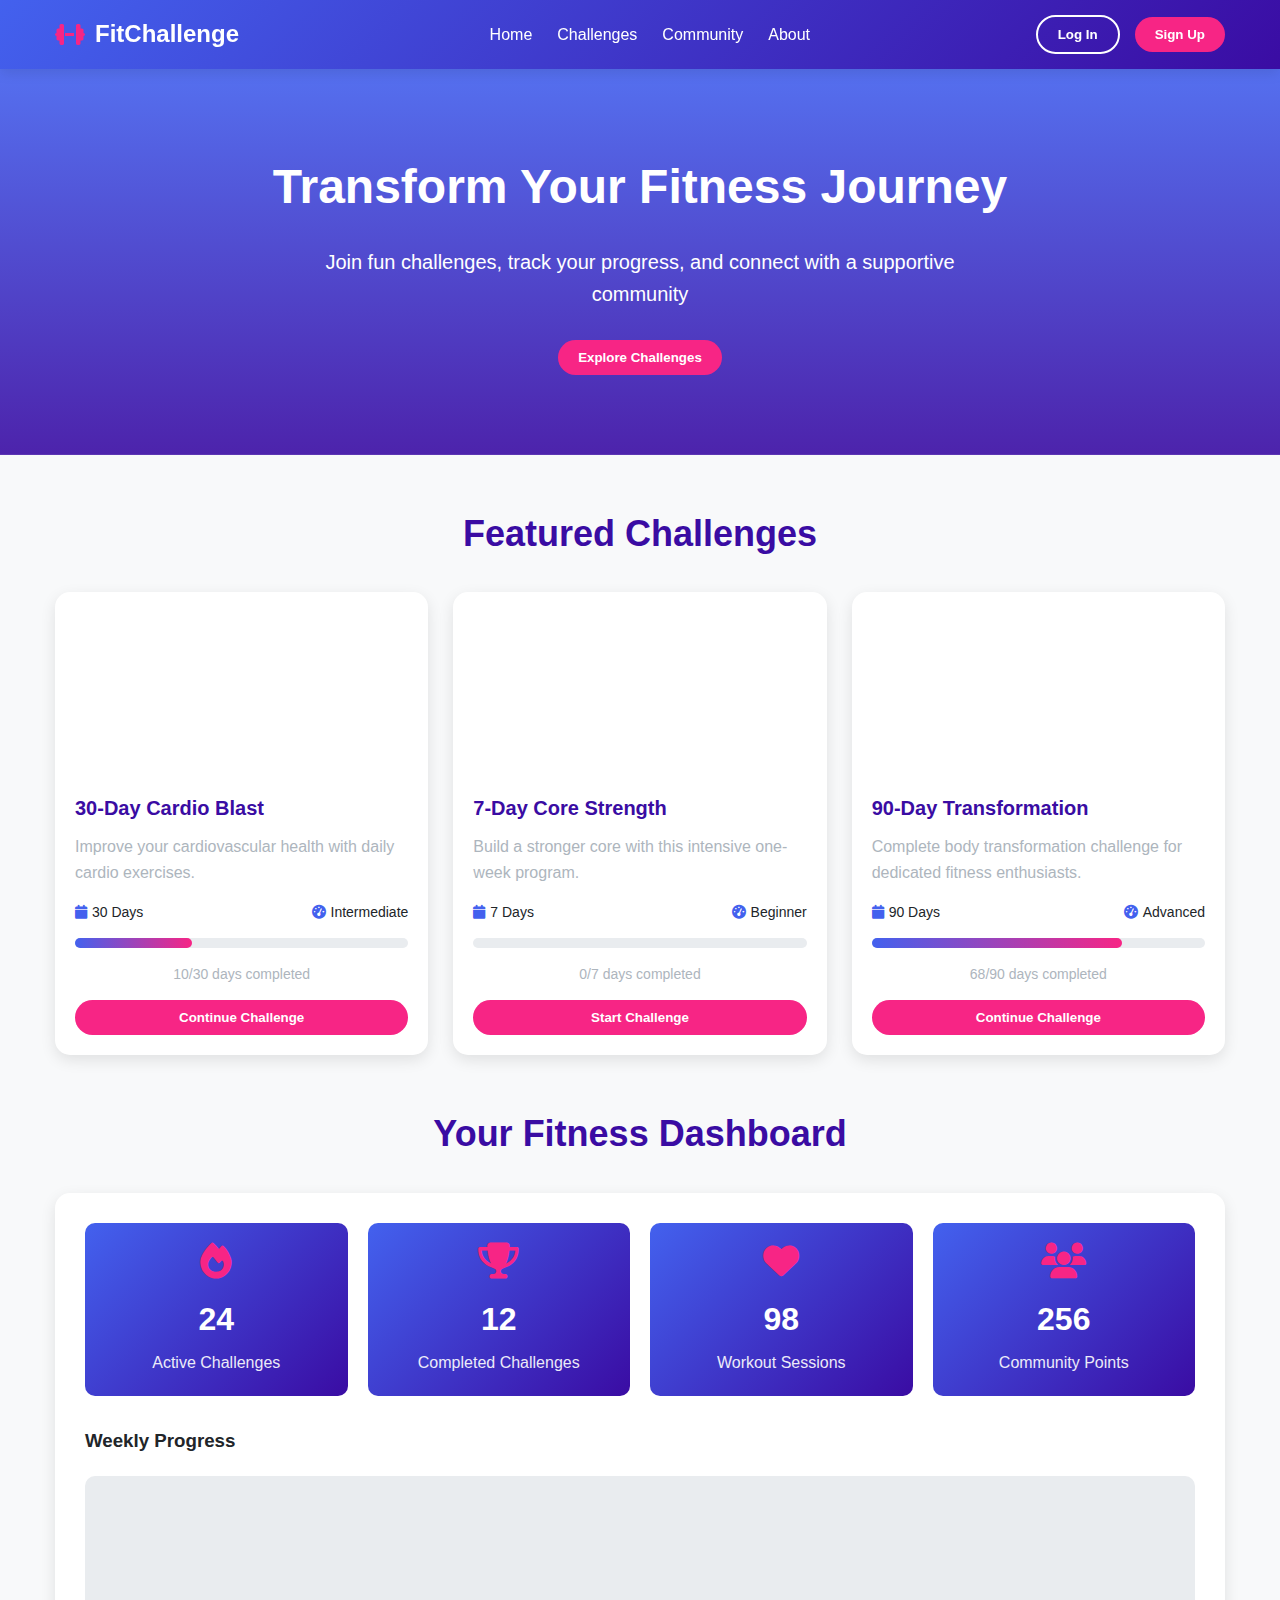
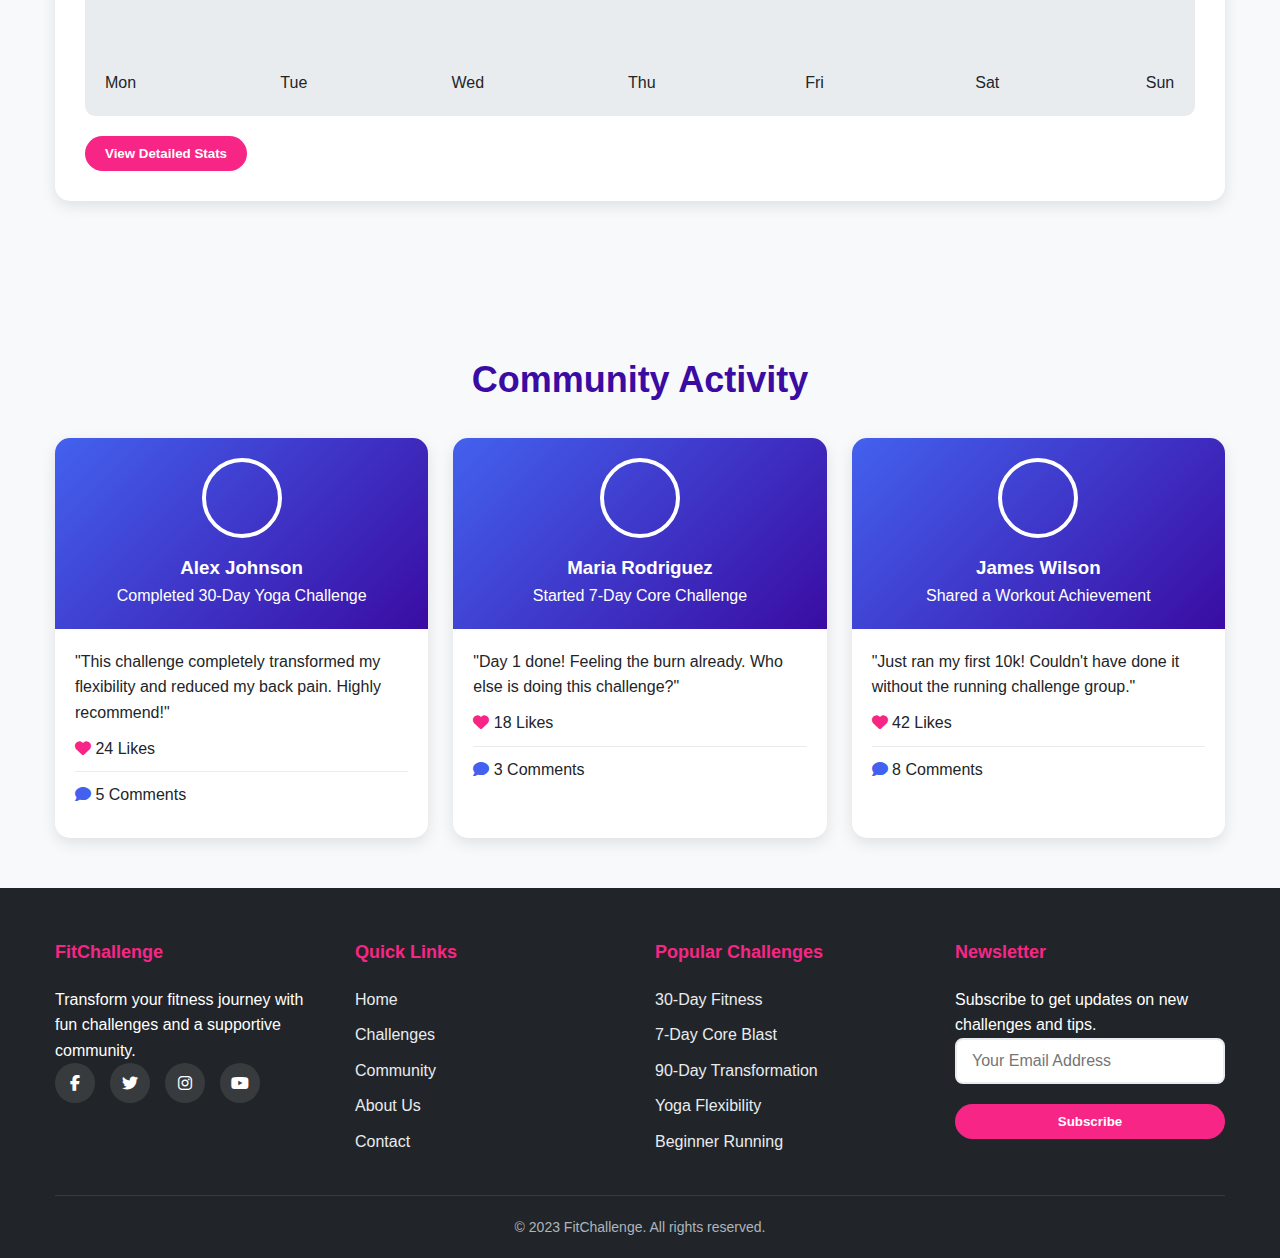
<file: index.html>
<!DOCTYPE html>
<html lang="en">
<head>
    <meta charset="UTF-8">
    <meta name="viewport" content="width=device-width, initial-scale=1.0">
    <title>FitChallenge - Fun Fitness Challenges</title>
    <link rel="stylesheet" href="https://cdnjs.cloudflare.com/ajax/libs/font-awesome/6.4.0/css/all.min.css">
    <style>
        :root {
            --primary: #4361ee;
            --secondary: #3a0ca3;
            --accent: #f72585;
            --light: #f8f9fa;
            --dark: #212529;
            --success: #4cc9f0;
            --warning: #ffba08;
            --danger: #f94144;
            --gray: #adb5bd;
            --light-gray: #e9ecef;
        }
        
        * {
            margin: 0;
            padding: 0;
            box-sizing: border-box;
            font-family: 'Segoe UI', Tahoma, Geneva, Verdana, sans-serif;
        }
        
        body {
            background-color: #f8f9fa;
            color: var(--dark);
            line-height: 1.6;
        }
        
        .container {
            width: 100%;
            max-width: 1200px;
            margin: 0 auto;
            padding: 0 15px;
        }
        
        /* Header Styles */
        header {
            background: linear-gradient(135deg, var(--primary), var(--secondary));
            color: white;
            padding: 15px 0;
            box-shadow: 0 4px 12px rgba(0, 0, 0, 0.1);
            position: sticky;
            top: 0;
            z-index: 100;
        }
        
        .header-content {
            display: flex;
            justify-content: space-between;
            align-items: center;
        }
        
        .logo {
            display: flex;
            align-items: center;
            font-size: 24px;
            font-weight: 700;
        }
        
        .logo i {
            margin-right: 10px;
            color: var(--accent);
        }
        
        nav ul {
            display: flex;
            list-style: none;
        }
        
        nav li {
            margin-left: 25px;
        }
        
        nav a {
            color: white;
            text-decoration: none;
            font-weight: 500;
            transition: color 0.3s;
        }
        
        nav a:hover {
            color: var(--accent);
        }
        
        .user-actions {
            display: flex;
            align-items: center;
        }
        
        .btn {
            padding: 10px 20px;
            border-radius: 50px;
            border: none;
            font-weight: 600;
            cursor: pointer;
            transition: all 0.3s;
        }
        
        .btn-primary {
            background-color: var(--accent);
            color: white;
        }
        
        .btn-primary:hover {
            background-color: #e31275;
            transform: translateY(-2px);
        }
        
        .btn-outline {
            background-color: transparent;
            border: 2px solid white;
            color: white;
            margin-right: 15px;
        }
        
        .btn-outline:hover {
            background-color: white;
            color: var(--primary);
        }
        
        /* Hero Section */
        .hero {
            background: linear-gradient(rgba(67, 97, 238, 0.9), rgba(58, 12, 163, 0.9)), url('https://images.unsplash.com/photo-1571019613454-1cb2f99b2d8b?ixlib=rb-4.0.3&auto=format&fit=crop&w=1200&q=80');
            background-size: cover;
            background-position: center;
            color: white;
            padding: 80px 0;
            text-align: center;
        }
        
        .hero h1 {
            font-size: 48px;
            margin-bottom: 20px;
        }
        
        .hero p {
            font-size: 20px;
            max-width: 700px;
            margin: 0 auto 30px;
        }
        
        /* Challenges Section */
        .section-title {
            text-align: center;
            margin: 50px 0 30px;
            font-size: 36px;
            color: var(--secondary);
        }
        
        .challenges-grid {
            display: grid;
            grid-template-columns: repeat(auto-fill, minmax(300px, 1fr));
            gap: 25px;
            margin-bottom: 50px;
        }
        
        .challenge-card {
            background-color: white;
            border-radius: 15px;
            overflow: hidden;
            box-shadow: 0 5px 15px rgba(0, 0, 0, 0.1);
            transition: transform 0.3s, box-shadow 0.3s;
        }
        
        .challenge-card:hover {
            transform: translateY(-10px);
            box-shadow: 0 15px 30px rgba(0, 0, 0, 0.15);
        }
        
        .challenge-image {
            height: 180px;
            background-size: cover;
            background-position: center;
        }
        
        .challenge-content {
            padding: 20px;
        }
        
        .challenge-title {
            font-size: 20px;
            margin-bottom: 10px;
            color: var(--secondary);
        }
        
        .challenge-description {
            color: var(--gray);
            margin-bottom: 15px;
        }
        
        .challenge-meta {
            display: flex;
            justify-content: space-between;
            margin-bottom: 15px;
            font-size: 14px;
        }
        
        .challenge-duration, .challenge-difficulty {
            display: flex;
            align-items: center;
        }
        
        .challenge-duration i, .challenge-difficulty i {
            margin-right: 5px;
            color: var(--primary);
        }
        
        .progress-container {
            background-color: var(--light-gray);
            border-radius: 10px;
            height: 10px;
            margin-bottom: 15px;
        }
        
        .progress-bar {
            height: 100%;
            border-radius: 10px;
            background: linear-gradient(90deg, var(--primary), var(--accent));
        }
        
        .progress-text {
            text-align: center;
            font-size: 14px;
            color: var(--gray);
            margin-bottom: 15px;
        }
        
        /* Dashboard Section */
        .dashboard {
            background-color: white;
            border-radius: 15px;
            padding: 30px;
            box-shadow: 0 5px 15px rgba(0, 0, 0, 0.1);
            margin-bottom: 50px;
        }
        
        .stats-grid {
            display: grid;
            grid-template-columns: repeat(auto-fill, minmax(250px, 1fr));
            gap: 20px;
            margin-bottom: 30px;
        }
        
        .stat-card {
            background: linear-gradient(135deg, var(--primary), var(--secondary));
            color: white;
            border-radius: 10px;
            padding: 20px;
            text-align: center;
        }
        
        .stat-card i {
            font-size: 36px;
            margin-bottom: 15px;
            color: var(--accent);
        }
        
        .stat-value {
            font-size: 32px;
            font-weight: 700;
            margin-bottom: 5px;
        }
        
        .stat-label {
            font-size: 16px;
            opacity: 0.9;
        }
        
        /* Community Section */
        .community {
            background-color: var(--light);
            padding: 50px 0;
        }
        
        .community-grid {
            display: grid;
            grid-template-columns: repeat(auto-fill, minmax(280px, 1fr));
            gap: 25px;
        }
        
        .community-card {
            background-color: white;
            border-radius: 15px;
            overflow: hidden;
            box-shadow: 0 5px 15px rgba(0, 0, 0, 0.1);
        }
        
        .community-header {
            padding: 20px;
            text-align: center;
            background: linear-gradient(135deg, var(--primary), var(--secondary));
            color: white;
        }
        
        .community-avatar {
            width: 80px;
            height: 80px;
            border-radius: 50%;
            border: 4px solid white;
            margin: 0 auto 15px;
            background-size: cover;
            background-position: center;
        }
        
        .community-body {
            padding: 20px;
        }
        
        .community-activity {
            list-style: none;
        }
        
        .community-activity li {
            padding: 10px 0;
            border-bottom: 1px solid var(--light-gray);
        }
        
        .community-activity li:last-child {
            border-bottom: none;
        }
        
        /* Footer */
        footer {
            background-color: var(--dark);
            color: white;
            padding: 50px 0 20px;
        }
        
        .footer-content {
            display: grid;
            grid-template-columns: repeat(auto-fill, minmax(250px, 1fr));
            gap: 30px;
            margin-bottom: 30px;
        }
        
        .footer-column h3 {
            font-size: 18px;
            margin-bottom: 20px;
            color: var(--accent);
        }
        
        .footer-column ul {
            list-style: none;
        }
        
        .footer-column li {
            margin-bottom: 10px;
        }
        
        .footer-column a {
            color: var(--light-gray);
            text-decoration: none;
            transition: color 0.3s;
        }
        
        .footer-column a:hover {
            color: var(--accent);
        }
        
        .social-links {
            display: flex;
            gap: 15px;
        }
        
        .social-links a {
            display: flex;
            align-items: center;
            justify-content: center;
            width: 40px;
            height: 40px;
            border-radius: 50%;
            background-color: rgba(255, 255, 255, 0.1);
            color: white;
            transition: background-color 0.3s;
        }
        
        .social-links a:hover {
            background-color: var(--accent);
        }
        
        .copyright {
            text-align: center;
            padding-top: 20px;
            border-top: 1px solid rgba(255, 255, 255, 0.1);
            font-size: 14px;
            color: var(--gray);
        }
        
        /* Responsive Design */
        @media (max-width: 768px) {
            .header-content {
                flex-direction: column;
                text-align: center;
            }
            
            nav ul {
                margin: 20px 0;
                justify-content: center;
            }
            
            nav li {
                margin: 0 10px;
            }
            
            .user-actions {
                justify-content: center;
            }
            
            .hero h1 {
                font-size: 36px;
            }
            
            .hero p {
                font-size: 18px;
            }
        }
        
        /* Modal */
        .modal {
            display: none;
            position: fixed;
            top: 0;
            left: 0;
            width: 100%;
            height: 100%;
            background-color: rgba(0, 0, 0, 0.5);
            z-index: 1000;
            align-items: center;
            justify-content: center;
        }
        
        .modal-content {
            background-color: white;
            border-radius: 15px;
            width: 90%;
            max-width: 500px;
            padding: 30px;
            box-shadow: 0 5px 30px rgba(0, 0, 0, 0.3);
            position: relative;
        }
        
        .close-modal {
            position: absolute;
            top: 15px;
            right: 15px;
            font-size: 24px;
            cursor: pointer;
            color: var(--gray);
        }
        
        .form-group {
            margin-bottom: 20px;
        }
        
        .form-group label {
            display: block;
            margin-bottom: 8px;
            font-weight: 500;
        }
        
        .form-group input, .form-group select {
            width: 100%;
            padding: 12px 15px;
            border: 2px solid var(--light-gray);
            border-radius: 8px;
            font-size: 16px;
        }
        
        .form-group input:focus, .form-group select:focus {
            border-color: var(--primary);
            outline: none;
        }
        
        /* Tabs */
        .tabs {
            display: flex;
            margin-bottom: 20px;
            border-bottom: 2px solid var(--light-gray);
        }
        
        .tab {
            padding: 10px 20px;
            cursor: pointer;
            font-weight: 600;
            color: var(--gray);
            border-bottom: 3px solid transparent;
            margin-bottom: -2px;
        }
        
        .tab.active {
            color: var(--primary);
            border-bottom-color: var(--primary);
        }
        
        .tab-content {
            display: none;
        }
        
        .tab-content.active {
            display: block;
        }
    </style>
</head>
<body>
    <!-- Header -->
    <header>
        <div class="container">
            <div class="header-content">
                <div class="logo">
                    <i class="fas fa-dumbbell"></i>
                    <span>FitChallenge</span>
                </div>
                <nav>
                    <ul>
                        <li><a href="#">Home</a></li>
                        <li><a href="#">Challenges</a></li>
                        <li><a href="#">Community</a></li>
                        <li><a href="#">About</a></li>
                    </ul>
                </nav>
                <div class="user-actions">
                    <button class="btn btn-outline" id="login-btn">Log In</button>
                    <button class="btn btn-primary" id="signup-btn">Sign Up</button>
                </div>
            </div>
        </div>
    </header>

    <!-- Hero Section -->
    <section class="hero">
        <div class="container">
            <h1>Transform Your Fitness Journey</h1>
            <p>Join fun challenges, track your progress, and connect with a supportive community</p>
            <button class="btn btn-primary">Explore Challenges</button>
        </div>
    </section>

    <!-- Challenges Section -->
    <section class="container">
        <h2 class="section-title">Featured Challenges</h2>
        <div class="challenges-grid">
            <!-- Challenge 1 -->
            <div class="challenge-card">
                <div class="challenge-image" style="background-image: url('https://images.unsplash.com/photo-1518611012118-696072aa579a?ixlib=rb-4.0.3&auto=format&fit=crop&w=600&q=80');"></div>
                <div class="challenge-content">
                    <h3 class="challenge-title">30-Day Cardio Blast</h3>
                    <p class="challenge-description">Improve your cardiovascular health with daily cardio exercises.</p>
                    <div class="challenge-meta">
                        <div class="challenge-duration">
                            <i class="fas fa-calendar"></i>
                            <span>30 Days</span>
                        </div>
                        <div class="challenge-difficulty">
                            <i class="fas fa-tachometer-alt"></i>
                            <span>Intermediate</span>
                        </div>
                    </div>
                    <div class="progress-container">
                        <div class="progress-bar" style="width: 35%;"></div>
                    </div>
                    <div class="progress-text">10/30 days completed</div>
                    <button class="btn btn-primary" style="width: 100%;">Continue Challenge</button>
                </div>
            </div>

            <!-- Challenge 2 -->
            <div class="challenge-card">
                <div class="challenge-image" style="background-image: url('https://images.unsplash.com/photo-1536922246289-88c42f957773?ixlib=rb-4.0.3&auto=format&fit=crop&w=600&q=80');"></div>
                <div class="challenge-content">
                    <h3 class="challenge-title">7-Day Core Strength</h3>
                    <p class="challenge-description">Build a stronger core with this intensive one-week program.</p>
                    <div class="challenge-meta">
                        <div class="challenge-duration">
                            <i class="fas fa-calendar"></i>
                            <span>7 Days</span>
                        </div>
                        <div class="challenge-difficulty">
                            <i class="fas fa-tachometer-alt"></i>
                            <span>Beginner</span>
                        </div>
                    </div>
                    <div class="progress-container">
                        <div class="progress-bar" style="width: 0%;"></div>
                    </div>
                    <div class="progress-text">0/7 days completed</div>
                    <button class="btn btn-primary" style="width: 100%;">Start Challenge</button>
                </div>
            </div>

            <!-- Challenge 3 -->
            <div class="challenge-card">
                <div class="challenge-image" style="background-image: url('https://images.unsplash.com/photo-1574680178050-55c6a6a96e0a?ixlib=rb-4.0.3&auto=format&fit=crop&w=600&q=80');"></div>
                <div class="challenge-content">
                    <h3 class="challenge-title">90-Day Transformation</h3>
                    <p class="challenge-description">Complete body transformation challenge for dedicated fitness enthusiasts.</p>
                    <div class="challenge-meta">
                        <div class="challenge-duration">
                            <i class="fas fa-calendar"></i>
                            <span>90 Days</span>
                        </div>
                        <div class="challenge-difficulty">
                            <i class="fas fa-tachometer-alt"></i>
                            <span>Advanced</span>
                        </div>
                    </div>
                    <div class="progress-container">
                        <div class="progress-bar" style="width: 75%;"></div>
                    </div>
                    <div class="progress-text">68/90 days completed</div>
                    <button class="btn btn-primary" style="width: 100%;">Continue Challenge</button>
                </div>
            </div>
        </div>
    </section>

    <!-- Dashboard Section -->
    <section class="container">
        <h2 class="section-title">Your Fitness Dashboard</h2>
        <div class="dashboard">
            <div class="stats-grid">
                <div class="stat-card">
                    <i class="fas fa-fire"></i>
                    <div class="stat-value">24</div>
                    <div class="stat-label">Active Challenges</div>
                </div>
                <div class="stat-card">
                    <i class="fas fa-trophy"></i>
                    <div class="stat-value">12</div>
                    <div class="stat-label">Completed Challenges</div>
                </div>
                <div class="stat-card">
                    <i class="fas fa-heart"></i>
                    <div class="stat-value">98</div>
                    <div class="stat-label">Workout Sessions</div>
                </div>
                <div class="stat-card">
                    <i class="fas fa-users"></i>
                    <div class="stat-value">256</div>
                    <div class="stat-label">Community Points</div>
                </div>
            </div>
            
            <h3 style="margin-bottom: 20px;">Weekly Progress</h3>
            <div style="background-color: var(--light-gray); border-radius: 10px; padding: 20px; margin-bottom: 20px;">
                <div style="display: flex; justify-content: space-between; height: 200px; align-items: flex-end;">
                    <div style="display: flex; flex-direction: column; align-items: center;">
                        <div style="background: linear-gradient(180deg, var(--primary), var(--accent)); width: 30px; height: 60%; border-radius: 5px;"></div>
                        <span style="margin-top: 10px;">Mon</span>
                    </div>
                    <div style="display: flex; flex-direction: column; align-items: center;">
                        <div style="background: linear-gradient(180deg, var(--primary), var(--accent)); width: 30px; height: 80%; border-radius: 5px;"></div>
                        <span style="margin-top: 10px;">Tue</span>
                    </div>
                    <div style="display: flex; flex-direction: column; align-items: center;">
                        <div style="background: linear-gradient(180deg, var(--primary), var(--accent)); width: 30px; height: 45%; border-radius: 5px;"></div>
                        <span style="margin-top: 10px;">Wed</span>
                    </div>
                    <div style="display: flex; flex-direction: column; align-items: center;">
                        <div style="background: linear-gradient(180deg, var(--primary), var(--accent)); width: 30px; height: 90%; border-radius: 5px;"></div>
                        <span style="margin-top: 10px;">Thu</span>
                    </div>
                    <div style="display: flex; flex-direction: column; align-items: center;">
                        <div style="background: linear-gradient(180deg, var(--primary), var(--accent)); width: 30px; height: 70%; border-radius: 5px;"></div>
                        <span style="margin-top: 10px;">Fri</span>
                    </div>
                    <div style="display: flex; flex-direction: column; align-items: center;">
                        <div style="background: linear-gradient(180deg, var(--primary), var(--accent)); width: 30px; height: 100%; border-radius: 5px;"></div>
                        <span style="margin-top: 10px;">Sat</span>
                    </div>
                    <div style="display: flex; flex-direction: column; align-items: center;">
                        <div style="background: linear-gradient(180deg, var(--primary), var(--accent)); width: 30px; height: 65%; border-radius: 5px;"></div>
                        <span style="margin-top: 10px;">Sun</span>
                    </div>
                </div>
            </div>
            
            <button class="btn btn-primary">View Detailed Stats</button>
        </div>
    </section>

    <!-- Community Section -->
    <section class="community">
        <div class="container">
            <h2 class="section-title">Community Activity</h2>
            <div class="community-grid">
                <!-- Community Card 1 -->
                <div class="community-card">
                    <div class="community-header">
                        <div class="community-avatar" style="background-image: url('https://images.unsplash.com/photo-1507003211169-0a1dd7228f2d?ixlib=rb-4.0.3&auto=format&fit=crop&w=200&q=80');"></div>
                        <h3>Alex Johnson</h3>
                        <p>Completed 30-Day Yoga Challenge</p>
                    </div>
                    <div class="community-body">
                        <p>"This challenge completely transformed my flexibility and reduced my back pain. Highly recommend!"</p>
                        <ul class="community-activity">
                            <li><i class="fas fa-heart" style="color: var(--accent);"></i> 24 Likes</li>
                            <li><i class="fas fa-comment" style="color: var(--primary);"></i> 5 Comments</li>
                        </ul>
                    </div>
                </div>

                <!-- Community Card 2 -->
                <div class="community-card">
                    <div class="community-header">
                        <div class="community-avatar" style="background-image: url('https://images.unsplash.com/photo-1544005313-94ddf0286df2?ixlib=rb-4.0.3&auto=format&fit=crop&w=200&q=80');"></div>
                        <h3>Maria Rodriguez</h3>
                        <p>Started 7-Day Core Challenge</p>
                    </div>
                    <div class="community-body">
                        <p>"Day 1 done! Feeling the burn already. Who else is doing this challenge?"</p>
                        <ul class="community-activity">
                            <li><i class="fas fa-heart" style="color: var(--accent);"></i> 18 Likes</li>
                            <li><i class="fas fa-comment" style="color: var(--primary);"></i> 3 Comments</li>
                        </ul>
                    </div>
                </div>

                <!-- Community Card 3 -->
                <div class="community-card">
                    <div class="community-header">
                        <div class="community-avatar" style="background-image: url('https://images.unsplash.com/photo-1531427186611-ecfd6d936c79?ixlib=rb-4.0.3&auto=format&fit=crop&w=200&q=80');"></div>
                        <h3>James Wilson</h3>
                        <p>Shared a Workout Achievement</p>
                    </div>
                    <div class="community-body">
                        <p>"Just ran my first 10k! Couldn't have done it without the running challenge group."</p>
                        <ul class="community-activity">
                            <li><i class="fas fa-heart" style="color: var(--accent);"></i> 42 Likes</li>
                            <li><i class="fas fa-comment" style="color: var(--primary);"></i> 8 Comments</li>
                        </ul>
                    </div>
                </div>
            </div>
        </div>
    </section>

    <!-- Footer -->
    <footer>
        <div class="container">
            <div class="footer-content">
                <div class="footer-column">
                    <h3>FitChallenge</h3>
                    <p>Transform your fitness journey with fun challenges and a supportive community.</p>
                    <div class="social-links">
                        <a href="#"><i class="fab fa-facebook-f"></i></a>
                        <a href="#"><i class="fab fa-twitter"></i></a>
                        <a href="#"><i class="fab fa-instagram"></i></a>
                        <a href="#"><i class="fab fa-youtube"></i></a>
                    </div>
                </div>
                <div class="footer-column">
                    <h3>Quick Links</h3>
                    <ul>
                        <li><a href="#">Home</a></li>
                        <li><a href="#">Challenges</a></li>
                        <li><a href="#">Community</a></li>
                        <li><a href="#">About Us</a></li>
                        <li><a href="#">Contact</a></li>
                    </ul>
                </div>
                <div class="footer-column">
                    <h3>Popular Challenges</h3>
                    <ul>
                        <li><a href="#">30-Day Fitness</a></li>
                        <li><a href="#">7-Day Core Blast</a></li>
                        <li><a href="#">90-Day Transformation</a></li>
                        <li><a href="#">Yoga Flexibility</a></li>
                        <li><a href="#">Beginner Running</a></li>
                    </ul>
                </div>
                <div class="footer-column">
                    <h3>Newsletter</h3>
                    <p>Subscribe to get updates on new challenges and tips.</p>
                    <form>
                        <div class="form-group">
                            <input type="email" placeholder="Your Email Address">
                        </div>
                        <button class="btn btn-primary" style="width: 100%;">Subscribe</button>
                    </form>
                </div>
            </div>
            <div class="copyright">
                <p>&copy; 2023 FitChallenge. All rights reserved.</p>
            </div>
        </div>
    </footer>

    <!-- Login Modal -->
    <div class="modal" id="login-modal">
        <div class="modal-content">
            <span class="close-modal">&times;</span>
            <h2 style="margin-bottom: 20px; text-align: center;">Login to Your Account</h2>
            <div class="tabs">
                <div class="tab active" data-tab="login">Login</div>
                <div class="tab" data-tab="signup">Sign Up</div>
            </div>
            <div class="tab-content active" id="login-tab">
                <form>
                    <div class="form-group">
                        <label for="email">Email</label>
                        <input type="email" id="email" placeholder="Enter your email">
                    </div>
                    <div class="form-group">
                        <label for="password">Password</label>
                        <input type="password" id="password" placeholder="Enter your password">
                    </div>
                    <button class="btn btn-primary" style="width: 100%;">Login</button>
                </form>
            </div>
            <div class="tab-content" id="signup-tab">
                <form>
                    <div class="form-group">
                        <label for="name">Full Name</label>
                        <input type="text" id="name" placeholder="Enter your full name">
                    </div>
                    <div class="form-group">
                        <label for="signup-email">Email</label>
                        <input type="email" id="signup-email" placeholder="Enter your email">
                    </div>
                    <div class="form-group">
                        <label for="signup-password">Password</label>
                        <input type="password" id="signup-password" placeholder="Create a password">
                    </div>
                    <div class="form-group">
                        <label for="fitness-level">Fitness Level</label>
                        <select id="fitness-level">
                            <option value="">Select your fitness level</option>
                            <option value="beginner">Beginner</option>
                            <option value="intermediate">Intermediate</option>
                            <option value="advanced">Advanced</option>
                        </select>
                    </div>
                    <button class="btn btn-primary" style="width: 100%;">Create Account</button>
                </form>
            </div>
        </div>
    </div>

    <script>
        // Modal functionality
        const loginBtn = document.getElementById('login-btn');
        const signupBtn = document.getElementById('signup-btn');
        const modal = document.getElementById('login-modal');
        const closeModal = document.querySelector('.close-modal');
        const tabs = document.querySelectorAll('.tab');
        const tabContents = document.querySelectorAll('.tab-content');

        // Open modal when login or signup button is clicked
        loginBtn.addEventListener('click', () => {
            modal.style.display = 'flex';
        });

        signupBtn.addEventListener('click', () => {
            modal.style.display = 'flex';
            // Switch to signup tab when signup button is clicked
            tabs[1].click();
        });

        // Close modal when X is clicked
        closeModal.addEventListener('click', () => {
            modal.style.display = 'none';
        });

        // Close modal when clicking outside the modal content
        window.addEventListener('click', (e) => {
            if (e.target === modal) {
                modal.style.display = 'none';
            }
        });

        // Tab functionality
        tabs.forEach(tab => {
            tab.addEventListener('click', () => {
                // Remove active class from all tabs and contents
                tabs.forEach(t => t.classList.remove('active'));
                tabContents.forEach(c => c.classList.remove('active'));
                
                // Add active class to clicked tab
                tab.classList.add('active');
                
                // Show corresponding content
                const tabId = tab.getAttribute('data-tab');
                document.getElementById(`${tabId}-tab`).classList.add('active');
            });
        });

        // Challenge card interaction
        const challengeButtons = document.querySelectorAll('.challenge-card .btn');
        challengeButtons.forEach(button => {
            button.addEventListener('click', () => {
                const challengeTitle = button.closest('.challenge-card').querySelector('.challenge-title').textContent;
                if (button.textContent.includes('Start')) {
                    button.textContent = 'Continue Challenge';
                    alert(`You've started the "${challengeTitle}" challenge!`);
                } else {
                    alert(`Continuing the "${challengeTitle}" challenge!`);
                }
            });
        });

        // Simple animation for stats cards
        const statCards = document.querySelectorAll('.stat-card');
        statCards.forEach(card => {
            card.addEventListener('mouseover', () => {
                card.style.transform = 'translateY(-5px)';
                card.style.transition = 'transform 0.3s ease';
            });
            
            card.addEventListener('mouseout', () => {
                card.style.transform = 'translateY(0)';
            });
        });
    </script>
</body>
</html>
</file>
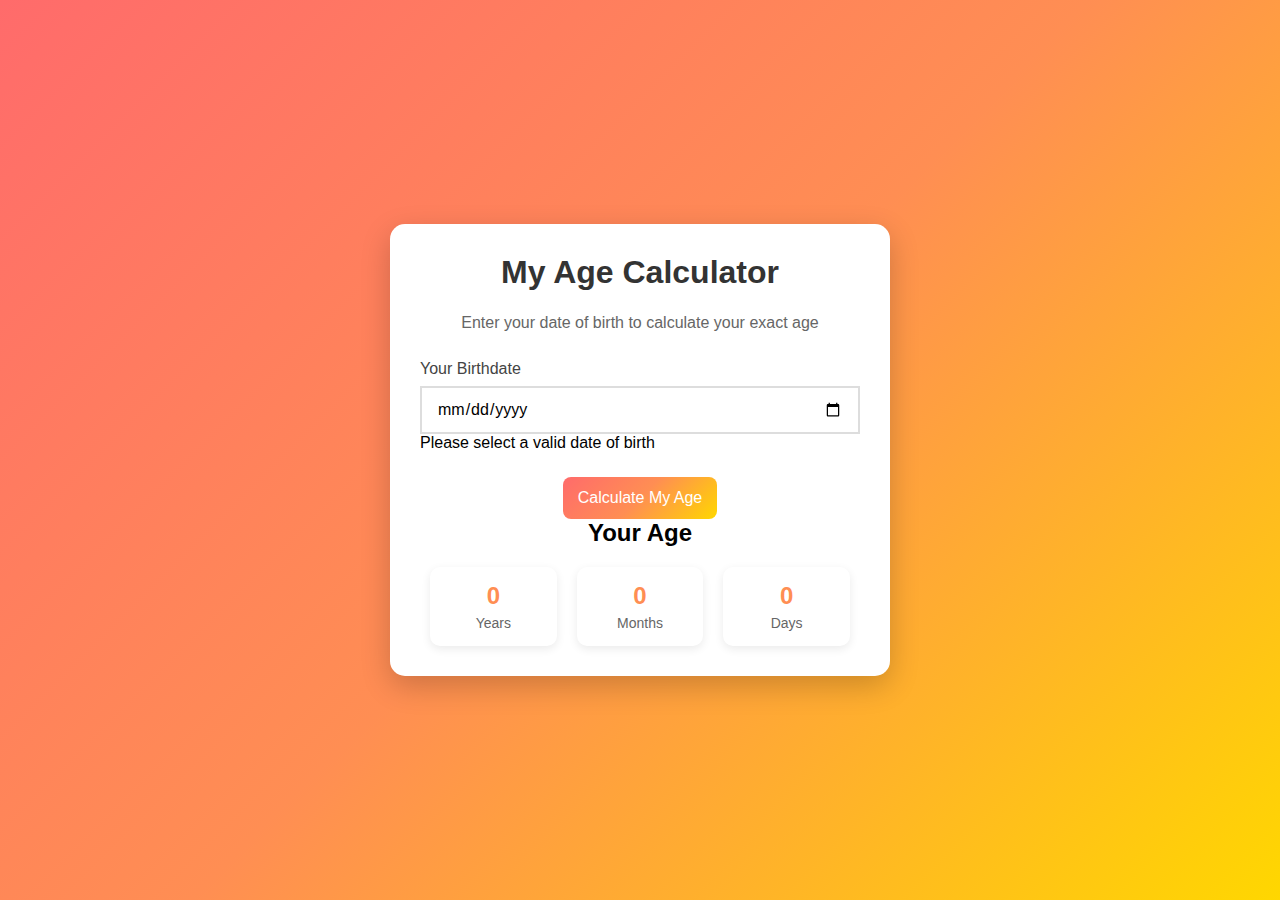
<file: age calculator/index.html>
<!DOCTYPE html>
<html lang="en">

<head>
    <meta charset="UTF-8">
    <meta name="viewport" content="width=device-width, initial-scale=1.0">
    <title>My Age Calculator</title>
    <link rel="stylesheet" href="style.css">
</head>

<body>
    <div class="container">
        <h1>My Age Calculator</h1>
        <p>Enter your date of birth to calculate your exact age</p>

        <div class="input-group">
            <label for="birthdate">Your Birthdate</label>
            <input type="date" id="birthdate" max="">
            <div class="error" id="error-message">Please select a valid date of birth</div>
        </div>

        <button id="calculate-btn">Calculate My Age</button>

        <div class="result" id="result">
            <h2>Your Age</h2>
            <div class="age-result">
                <div class="age-box">
                    <div class="age-value" id="years">0</div>
                    <div class="age-label">Years</div>
                </div>
                <div class="age-box">
                    <div class="age-value" id="months">0</div>
                    <div class="age-label">Months</div>
                </div>
                <div class="age-box">
                    <div class="age-value" id="days">0</div>
                    <div class="age-label">Days</div>
                </div>
            </div>
        </div>
    </div>

    <script src="script.js"></script>
</body>

</html>
</file>
<file: age calculator/style.css>
* {
    margin: 0;
    padding: 0;
    box-sizing: border-box;
    font-family: 'Segoe UI', Tahoma, Geneva, Verdana, sans-serif;
}

body {
    background: linear-gradient(135deg, #FF6B6B 0%, #FF8E53 50%, #FFD700 100%);
    min-height: 100vh;
    display: flex;
    justify-content: center;
    align-items: center;
    padding: 20px;
}

.container {
    background-color: white;
    border-radius: 15px;
    box-shadow: 0 10px 30px rgba(0, 0, 0, 0.2);
    width: 100%;
    max-width: 500px;
    padding: 30px;
    text-align: center;
}

h1 {
    color: #333;
    margin-bottom: 20px;
    font-weight: 600;
}

p {
    color: #666;
    margin-bottom: 25px;
    line-height: 1.5;
}

.input-group {
    margin-bottom: 25px;
    text-align: left;
}

label {
    display: block;
    margin-bottom: 8px;
    color: #444;
    font-weight: 500;
}

input {
    width: 100%;
    padding: 12px 15px;
    border: 2px solid #ddd;
    font-size: 16px;
    outline: none;
    transition: border-color 0.3s;
}

input:focus {
    border-color: #FF8E53;
}

button {
    background: linear-gradient(135deg, #FF6B6B 0%, #FF8E53 50%, #FFD700 100%);
    color: white;
    border: none;
    padding: 12px 15px;
    border-radius: 8px;
    font-size: 16px;
    cursor: pointer;
    transition: transform 0.3s, box-shadow 0.3s;
    font-weight: 500;
}

button:hover {
    transform: translateY(-2px);
    box-shadow: 0 5px 15px rgba(255, 99, 99, 0.4);
}

button:active {
    transform: translateY(0);
}

.result.show {
    display: block;
    animation: fadeIn 0.5s
}

.reuslt h2 {
    color: #333;
    margin-bottom: 15px;
}

.age-result {
    display: flex;
    justify-content: space-around;
    margin-top: 20px;
}

.age-box {
    background: white;
    padding: 15px;
    border-radius: 10px;
    box-shadow: 0 3px 10px rgba(0, 0, 0, 0.081);
    flex: 1;
    margin: 0 10px;
}

.age-value {
    font-size: 24px;
    font-weight: 700;
    color: #FF8E53;
    margin-bottom: 5px;
}

.age-label {
    font-size: 14px;
    color: #666;
}

.error.show {
    display: block;
}

@keyframes fadeIn {
    from {
        opacity: 0;
    }

    to {
        opacity: 1;
    }
}

@media (max-width: 600px) {
    .age-result {
        flex-direction: column;
    }

    .age-box {
        margin: 10px 0;
    }
}
</file>
